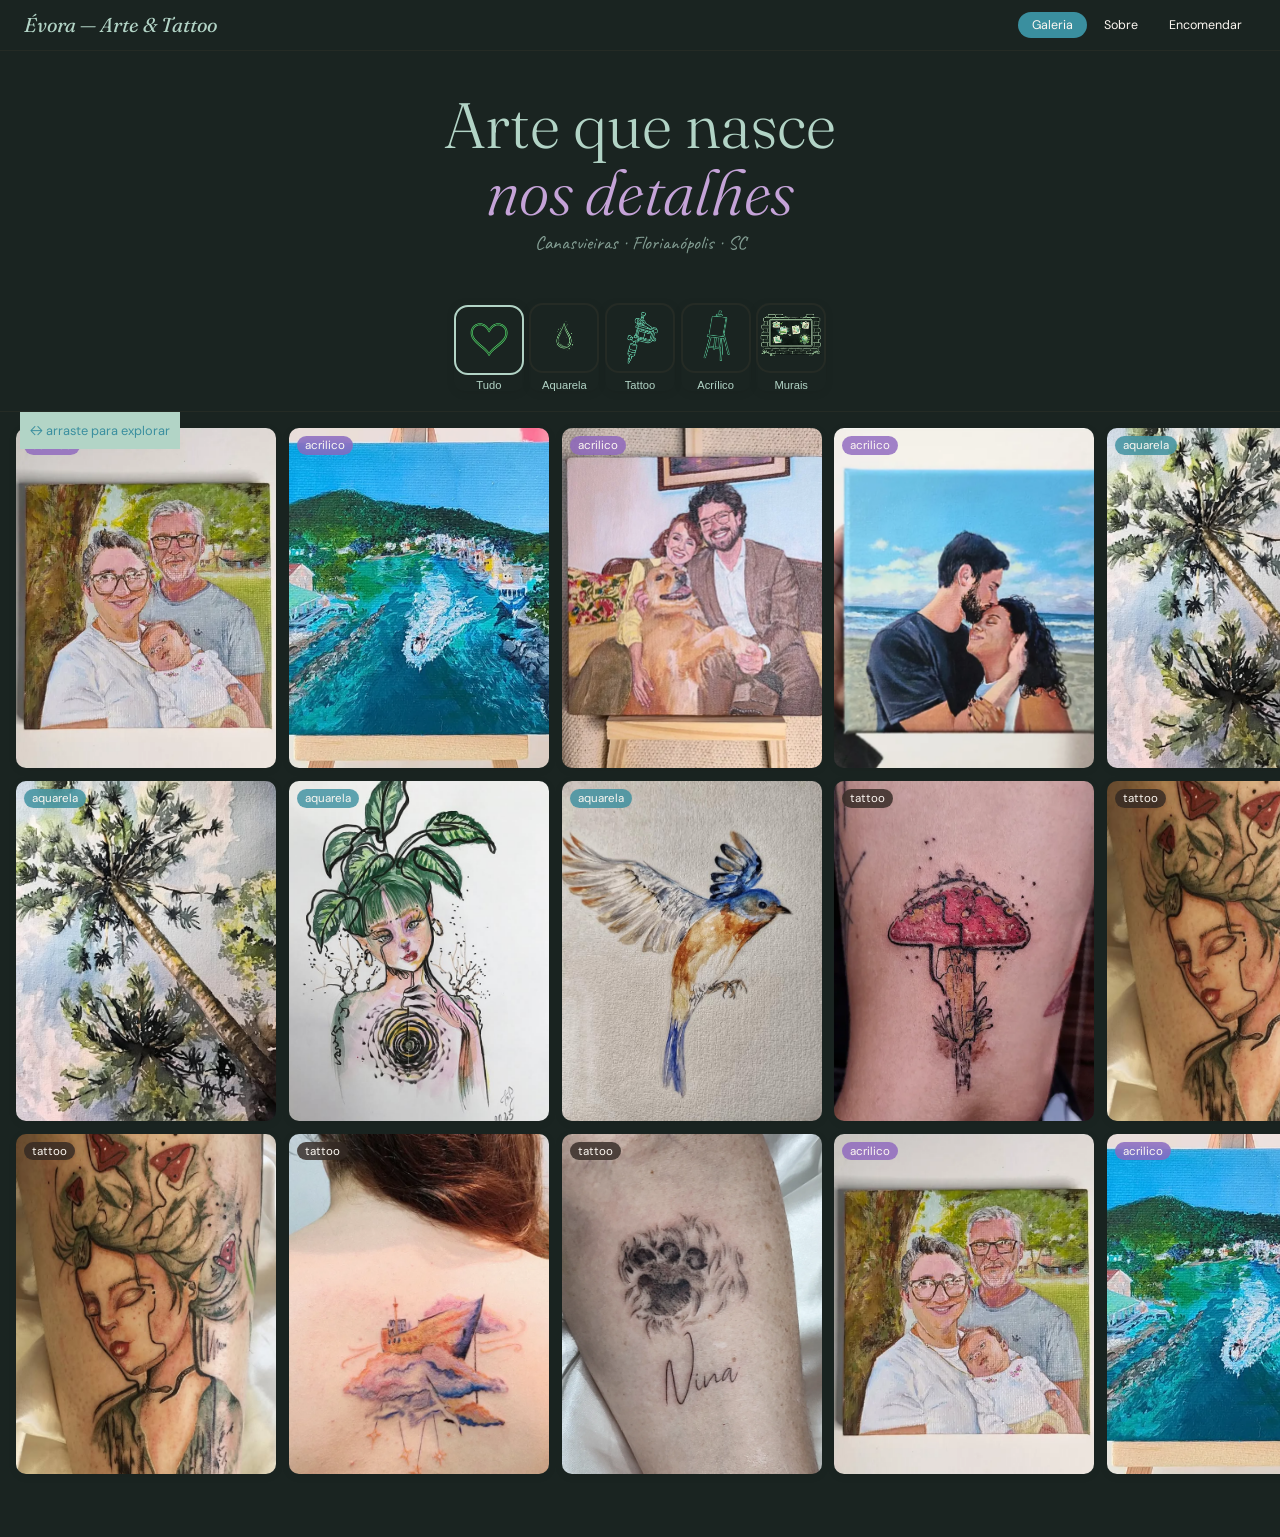
<file: index.html>
<!DOCTYPE html>
<html lang="pt-BR">

<head>
  <meta charset="UTF-8">
  <meta name="viewport" content="width=device-width, initial-scale=1.0">
  <title>Évora — Arte & Tattoo</title>
  <link
    href="https://fonts.googleapis.com/css2?family=Fraunces:ital,opsz,wght@0,9..144,300;1,9..144,400&family=Caveat:wght@400;600&family=DM+Sans:wght@300;400&display=swap"
    rel="stylesheet">
  <link rel="stylesheet" href="assets/css/style.css">
</head>

<body>
  <!-- Cabeçalho -->
  <header>
    <nav class="nav">
      <a href="index.html" class="logo">Évora — Arte & Tattoo</a>
      <div class="nav-links">
        <a href="index.html" class="nav-a nav-galeria cta">Galeria</a>
        <a href="pages/sobre.html" class="nav-a nav-sobre">Sobre</a>
        <a href="pages/encomendar.html" class="nav-a nav-encomendar">Encomendar</a>
      </div>
    </nav>
  </header>
  <main>
    <div id="home">
      <div class="hero">
        <h1>Arte que nasce<br><em>nos detalhes</em></h1>
        <p>Canasvieiras · Florianópolis · SC</p>
      </div>
      <!-- filtros do board -->
      <div class="filters">
        <button class="filter card select">
          <div class="icon-box"><img src="assets/img/icone_todos.png" alt="Ícone de um coração"></div>
          <span>Tudo</span>
        </button>
        <button class="filter card">
          <div class="icon-box"><img src="assets/img/icone_aquarela.png" alt="Ícone de uma gota d'água"></div>
          <span>Aquarela</span>
        </button>
        <button class="filter card">
          <div class="icon-box"><img src="assets/img/icone_tattos.png" alt="Ícone de uma máquina de tatuagem"></div>
          <span>Tattoo</span>
        </button>
        <button class="filter card">
          <div class="icon-box"><img src="assets/img/icone_acrilico.png" alt="Ícone de um cavalete de pintura"></div>
          <span>Acrílico</span>
        </button>
        <button class="filter card">
          <div class="icon-box"><img src="assets/img/icone_mural.png" alt="Ícone de um muro coberto de arte"></div>
          <span>Murais</span>
        </button>
      </div>
      <div class="board-wrap" id="bw">
        <div class="board" id="board"></div>
        <div class="hint">↔ arraste para explorar</div>
      </div>
    </div>
  </main>

  <!-- Efeito arrastar para explorar  -->
  <script>
    const obras = [
      { t: "Avós e Bebê", c: "acrilico", y: "2024", img: "assets/img/acrilico-avos-bebe.png", alt: "Pintura em acrílico de avós segurando um bebê em retrato familiar.", w: 260, h: 340 },
      { t: "Barra da Lagoa", c: "acrilico", y: "2024", img: "assets/img/acrilico-barra-da-lagoa.png", alt: "Pintura em acrílico de paisagem costeira da Barra da Lagoa vista do alto.", w: 260, h: 340 },
      { t: "Casal e Cachorro", c: "acrilico", y: "2024", img: "assets/img/acrilico-casal-cachorro.png", alt: "Pintura em acrílico de casal abraçado com cachorro ao lado.", w: 260, h: 340 },
      { t: "Casal", c: "acrilico", y: "2024", img: "assets/img/acrilico-casal.png", alt: "Pintura em acrílico de casal se abraçando em momento romântico.", w: 260, h: 340 },
      { t: "Araucária", c: "aquarela", y: "2024", img: "assets/img/aquarela-araucaria.png", alt: "Aquarela de galhos de araucária com folhas verdes e tons naturais.", w: 260, h: 340 },
      { t: "Fada", c: "aquarela", y: "2024", img: "assets/img/aquarela-fada.png", alt: "Aquarela de figura feminina com folhas brotando da cabeça em estilo fantasioso.", w: 260, h: 340 },
      { t: "Pássaro", c: "aquarela", y: "2024", img: "assets/img/aquarela-passaro.png", alt: "Aquarela de pássaro azul e laranja em voo com asas abertas.", w: 260, h: 340 },
      { t: "Cogumelo", c: "tattoo", y: "2024", img: "assets/img/tattoo-cogumelo.png", alt: "Tatuagem de cogumelo vermelho com detalhes delicados em traço fino.", w: 260, h: 340 },
      { t: "Fada Tattoo", c: "tattoo", y: "2024", img: "assets/img/tattoo-fada.png", alt: "Tatuagem de rosto feminino com folhas e linhas orgânicas em estilo artístico.", w: 260, h: 340 },
      { t: "Navio", c: "tattoo", y: "2024", img: "assets/img/tattoo-navio.png", alt: "Tatuagem aquarelada de navio navegando sobre ondas suaves.", w: 260, h: 340 },
      { t: "Patinha", c: "tattoo", y: "2024", img: "assets/img/tattoo-patinha.png", alt: "Tatuagem minimalista de patinha de animal em tinta preta.", w: 260, h: 340 }
    ];

    let drag = false, moved = false, px = 0, py = 0, sx = 0, sy = 0, vx = 0, vy = 0, lx = 0, ly = 0, raf = null;

    function buildBoard(f) {
      const board = document.getElementById('board');
      board.innerHTML = '';
      const pool = f === 'todos' ? obras : obras.filter(o => o.c === f);
      const big = [];
      while (big.length < Math.max(pool.length * 4, 30)) big.push(...pool);
      for (let r = 0; r < 3; r++) {
        const row = document.createElement('div');
        row.className = 'row';
        const off = r * 4;
        [...big.slice(off), ...big.slice(0, off)].slice(0, 20).forEach(o => {
          const d = document.createElement('div');
          d.className = 'card';
          d.style.cssText = `width:${o.w}px;height:${o.h}px`;
          d.innerHTML = `<img src="${o.img}" alt="${o.alt}" draggable="false"><span class="badge b-${o.c}">${o.c}</span><div class="card-info"><span class="ct">${o.t}</span><span class="cy">${o.y}</span></div>`;
          row.appendChild(d);
        });
        board.appendChild(row);
      }
      px = 0; py = 0;
      board.style.transform = 'translate(0,0)';
    }

    function initDrag() {
      const bw = document.getElementById('bw');
      const board = document.getElementById('board');
      bw.addEventListener('mousedown', e => {
        drag = true; moved = false;
        sx = e.clientX - px; sy = e.clientY - py;
        lx = e.clientX; ly = e.clientY;
        vx = 0; vy = 0;
        cancelAnimationFrame(raf);
      });
      window.addEventListener('mousemove', e => {
        if (!drag) return;
        if (Math.abs(e.clientX - lx) > 4 || Math.abs(e.clientY - ly) > 4) moved = true;
        vx = e.clientX - lx; vy = e.clientY - ly;
        lx = e.clientX; ly = e.clientY;
        px = e.clientX - sx; py = e.clientY - sy;
        board.style.transform = `translate(${px}px,${py}px)`;
      });
      window.addEventListener('mouseup', () => {
        if (!drag) return;
        drag = false;
        if (moved) momentum(board);
        setTimeout(() => { moved = false; }, 60);
      });
      bw.addEventListener('touchstart', e => {
        const t = e.touches[0];
        drag = true; moved = false;
        sx = t.clientX - px; sy = t.clientY - py;
        lx = t.clientX; ly = t.clientY;
        vx = 0; vy = 0;
        cancelAnimationFrame(raf);
      }, { passive: true });
      bw.addEventListener('touchmove', e => {
        if (!drag) return;
        const t = e.touches[0];
        moved = true;
        vx = t.clientX - lx; vy = t.clientY - ly;
        lx = t.clientX; ly = t.clientY;
        px = t.clientX - sx; py = t.clientY - sy;
        board.style.transform = `translate(${px}px,${py}px)`;
      }, { passive: true });
      bw.addEventListener('touchend', () => {
        drag = false;
        if (moved) momentum(board);
      });
    }

    function momentum(board) {
      let mvx = vx * .85, mvy = vy * .85;
      function step() {
        if (Math.abs(mvx) < .4 && Math.abs(mvy) < .4) return;
        px += mvx; py += mvy;
        mvx *= .94; mvy *= .94;
        board.style.transform = `translate(${px}px,${py}px)`;
        raf = requestAnimationFrame(step);
      }
      raf = requestAnimationFrame(step);
    }

    buildBoard('todos');
    initDrag();
  </script>
</body>

</html>
</file>
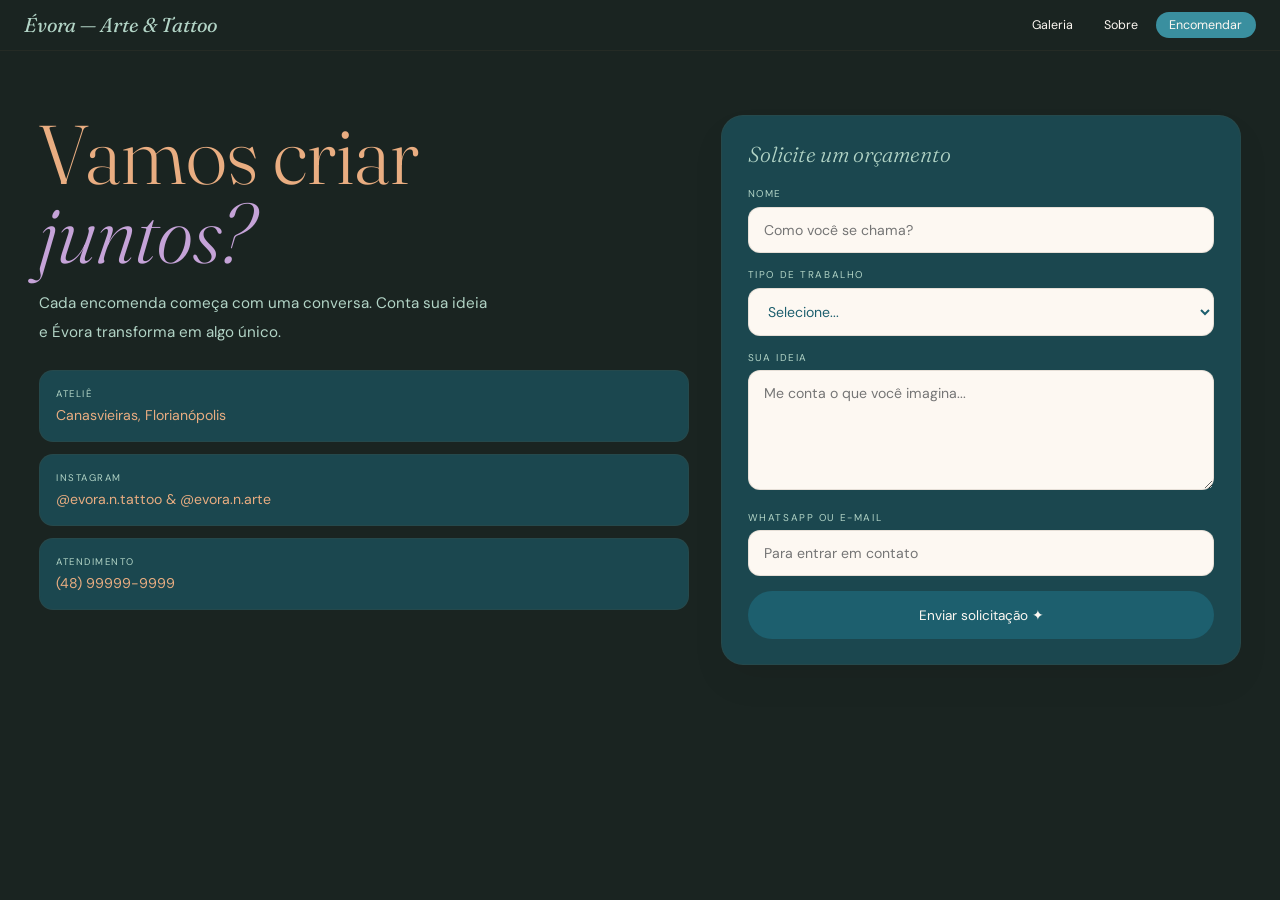
<file: pages/encomendar.html>
<!DOCTYPE html>
<html lang="pt-BR">

<head>
  <meta charset="UTF-8">
  <meta name="viewport" content="width=device-width, initial-scale=1.0">
  <title>Évora — Arte & Tattoo · Canasvieiras</title>
  <link
    href="https://fonts.googleapis.com/css2?family=Fraunces:ital,opsz,wght@0,9..144,300;1,9..144,400&family=Caveat:wght@400;600&family=DM+Sans:wght@300;400&display=swap"
    rel="stylesheet">
  <link rel="stylesheet" href="../assets/css/style.css">
</head>

<body>
  <header>
    <nav class="nav">
      <a href="../index.html" class="logo">Évora — Arte & Tattoo</a>
      <div class="nav-links">
        <a href="../index.html" class="nav-a nav-galeria">Galeria</a>
        <a href="./sobre.html" class="nav-a nav-sobre">Sobre</a>
        <a href="./encomendar.html" class="nav-a nav-encomendar cta">Encomendar</a>
      </div>
    </nav>
  </header>
  <main>
    <div id="encomendar">
      <div class="contato-sec">
        <div>
          <h2>Vamos criar<br><em>juntos?</em></h2>
          <p>Cada encomenda começa com uma conversa. Conta sua ideia e Évora transforma em algo único.</p>
          <div class="links">
            <div class="link-item">
              <div class="link-info"><small>Ateliê</small><span>Canasvieiras, Florianópolis</span></div>
            </div>
            <div class="link-item">
              <div class="link-info"><small>Instagram</small><span>@evora.n.tattoo & @evora.n.arte</span></div>
            </div>
            <div class="link-item">
              <div class="link-info"><small>Atendimento</small><span>(48) 99999-9999</span></div>
            </div>
          </div>
        </div>
        <div class="form-box">
            <!-- Formulário de contato -->
          <h3>Solicite um orçamento</h3>
          <div class="input-form">
            <label>Nome</label>
            <input type="text" placeholder="Como você se chama?">
          </div>
          <div class="input-form">
            <label>Tipo de trabalho</label>
            <select>
              <option value="">Selecione...</option>
              <option>Aquarela personalizada</option>
              <option>Tattoo</option>
              <option>Retrato</option>
              <option>Mural</option>
              <option>Acrílico</option>
            </select>
          </div>
          <div class="input-form">
            <label>Sua ideia</label>
            <textarea placeholder="Me conta o que você imagina..."></textarea>
          </div>
          <div class="input-form">
            <label>WhatsApp ou e-mail</label>
            <input type="text" placeholder="Para entrar em contato">
          </div>
          <button class="submit">Enviar solicitação ✦</button>
        </div>
      </div>
    </div>
  </main>
</body>

</html>
</file>
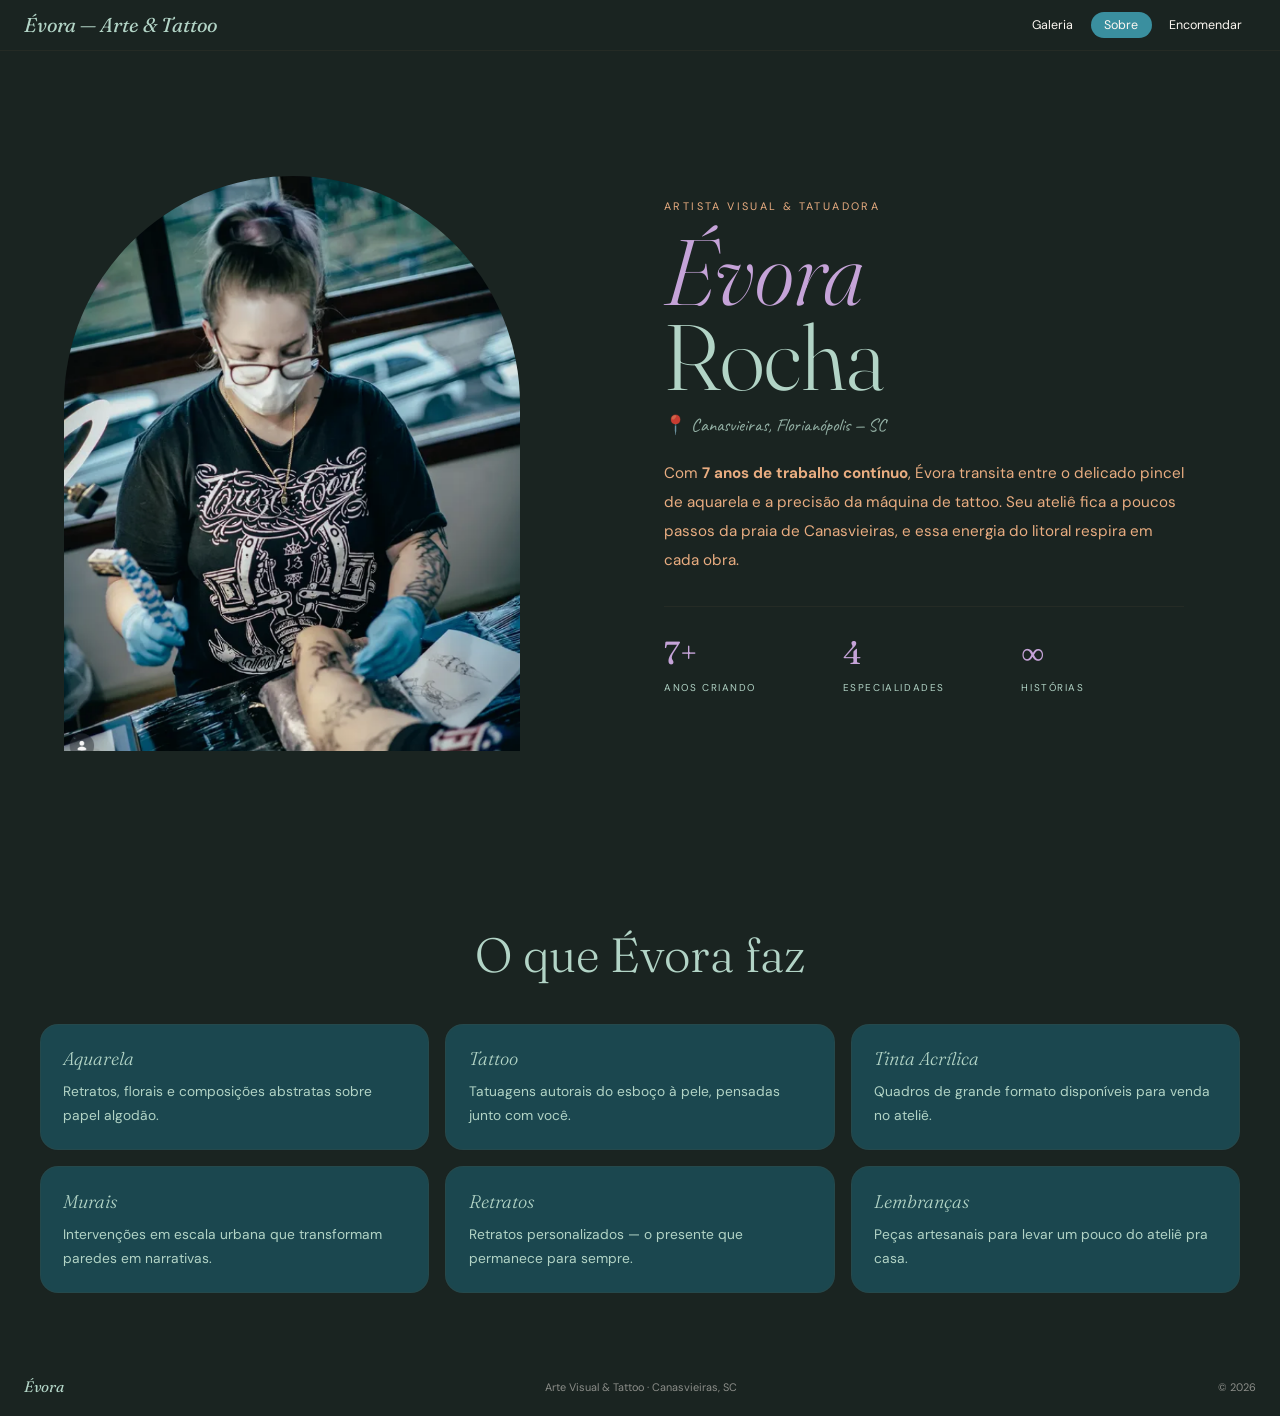
<file: pages/sobre.html>
<!DOCTYPE html>
<html lang="pt-BR">

<head>
  <meta charset="UTF-8">
  <meta name="viewport" content="width=device-width, initial-scale=1.0">
  <title>Évora — Arte & Tattoo · Canasvieiras</title>
  <link
    href="https://fonts.googleapis.com/css2?family=Fraunces:ital,opsz,wght@0,9..144,300;1,9..144,400&family=Caveat:wght@400;600&family=DM+Sans:wght@300;400&display=swap"
    rel="stylesheet">
  <link rel="stylesheet" href="../assets/css/style.css">
</head>

<body>
  <header>
    <nav class="nav">
      <a href="../index.html" class="logo">Évora — Arte & Tattoo</a>
      <div class="nav-links">
        <a href="../index.html" class="nav-a nav-galeria">Galeria</a>
        <a href="./sobre.html" class="nav-a nav-sobre cta">Sobre</a>
        <a href="./encomendar.html" class="nav-a nav-encomendar">Encomendar</a>
      </div>
    </nav>
  </header>
  <main>
    <div id="sobre">
      <div class="sobre-hero">
        <div class="sobre-foto">
          <img src="../assets/img/evora.png" alt="Foto da artista Évora Rocha, uma mulher de cabelos longos loiros presos em um coque enquanto tatua o braço de uma pessoa, vestindo uma blusa preta. Ela está em um ambiente iluminado por luz led forte para ver a tatuagem, uma janela ao fundo de seu ateliê.">
        </div>
        <div class="sobre-info">
          <p class="eyebrow">Artista Visual & Tatuadora</p>
          <h1><em>Évora</em><br>Rocha</h1>
          <p class="cidade">📍 Canasvieiras, Florianópolis — SC</p>
          <p class="bio">Com <strong>7 anos de trabalho contínuo</strong>, Évora transita entre o delicado pincel de
            aquarela e a precisão da máquina de tattoo. Seu ateliê fica a poucos passos da praia de
            Canasvieiras, e essa energia do litoral respira em cada obra.</p>
          <div class="infos">
            <div><span class="info-n">7+</span><span class="info-l">Anos criando</span></div>
            <div><span class="info-n">4</span><span class="info-l">Especialidades</span></div>
            <div><span class="info-n">∞</span><span class="info-l">Histórias</span></div>
          </div>
        </div>
      </div>

      <!-- Skills -->
      <div class="skills-sec">
        <h2 class="sec-title">O que Évora faz</h2>
        <div class="skills">
          <div class="skill">
            <h3>Aquarela</h3>
            <p>Retratos, florais e composições abstratas sobre papel algodão.</p>
          </div>
          <div class="skill">
            <h3>Tattoo</h3>
            <p>Tatuagens autorais do esboço à pele, pensadas junto com você.</p>
          </div>
          <div class="skill">
            <h3>Tinta Acrílica</h3>
            <p>Quadros de grande formato disponíveis para venda no ateliê.</p>
          </div>
          <div class="skill">
            <h3>Murais</h3>
            <p>Intervenções em escala urbana que transformam paredes em narrativas.</p>
          </div>
          <div class="skill">
            <h3>Retratos</h3>
            <p>Retratos personalizados — o presente que permanece para sempre.</p>
          </div>
          <div class="skill">
            <h3>Lembranças</h3>
            <p>Peças artesanais para levar um pouco do ateliê pra casa.</p>
          </div>
        </div>
      </div>
    </div>
  </main>

  <footer>
    <span class="flogo">Évora</span>
    <p>Arte Visual & Tattoo · Canasvieiras, SC</p>
    <p>© 2026</p>
  </footer>
</body>

</html>
</file>
<file: assets/css/style.css>
/* =========================================
   RESET & VARIÁVEIS GLOBAIS
   Zera margens/padding padrão do browser e
   define o sistema de cores e tokens do site.
========================================= */
* {
    margin: 0;
    padding: 0;
    box-sizing: border-box
}

:root {
    --fundo: #1a2421;           /* Verde-escuro quase preto — cor de fundo base */
    --mar: #3a8f9f;             /* Azul-turquesa — destaque principal (CTAs, badges) */
    --mar-e: #1d5f6e;           /* Turquesa mais escuro — fundos de cards e hover */
    --lavanda: #c5a3d8;         /* Lilás — acento tipográfico e itálicos */
    --branco: #fdf8f2;          /* Off-white quente — texto sobre fundos escuros */
    --areia: #e9ad81;           /* Laranja-areia — subtítulos e textos secundários */
    --menta: #b2d4c6;           /* Verde-menta — cor de texto padrão do site */
    --borda: rgba(100, 80, 60, 0.15) /* Borda sutil translúcida — divisores e contornos */
}

/* =========================================
   BASE DO BODY
   Define a fonte padrão e as cores globais
   de fundo e texto.
========================================= */
body {
    font-family: 'DM Sans', sans-serif;
    background: var(--fundo);
    color: var(--menta)
}

/* =========================================
   NAVEGAÇÃO
   Barra fixa no topo com blur de fundo.
   justify-content: space-between separa
   logo (esquerda) dos links (direita).
========================================= */
.nav {
    background: var(--fundo);
    border-bottom: 1px solid var(--borda);
    display: flex;
    justify-content: space-between;
    align-items: center;
    padding: .75rem 1.5rem;
    position: sticky;    /* Gruda no topo ao rolar a página */
    top: 0;
    z-index: 50;         /* Fica acima de todos os outros elementos */
    backdrop-filter: blur(10px); /* Efeito fosco quando sobreposta ao conteúdo */
}

/* Logo tipográfico em itálico serifado */
header .logo {
    font-family: 'Fraunces', serif;
    font-style: italic;
    font-size: 1.25rem;
    color: var(--menta);
    cursor: pointer;
    text-decoration: none;
}

/* Wrapper dos links de navegação */
header .nav-links {
    display: flex;
    gap: .25rem
}

/* Estilo base de cada link da nav */
header .nav-a {
    font-size: .78rem;
    color: var(--branco);
    padding: .3rem .85rem;
    border-radius: 999px;  /* Pill — cápsula totalmente arredondada */
    cursor: pointer;
    border: none;
    background: none;
    transition: all .2s;
    font-family: 'DM Sans', sans-serif;
    text-decoration: none;
}

/* Hover suave: fundo escuro e cor menta */
header .nav-a:hover {
    background: var(--fundo);
    color: var(--menta)
}

/* Estado ativo da página atual */
header .nav-a.on {
    background: var(--mar-e);
    color: var(--branco)
}

/* Botão de call-to-action — página selecionada na nav */
header .nav-a.cta {
    background: var(--mar);
    color: var(--branco)
}

header .nav-a.cta:hover {
    background: var(--mar-e)
}

/* =========================================
   HERO — PÁGINA INICIAL
   Bloco de abertura centralizado com o
   título principal e localização.
========================================= */
.hero {
    padding: 2.5rem 1.5rem 1rem;
    justify-content: center;
    align-items: center;
    text-align: center;
    flex-direction: column
}

/* Título grande com fonte serifada leve */
.hero h1 {
    font-family: 'Fraunces', serif;
    font-size: clamp(3rem, 6vw, 4rem); /* Responsivo: mínimo 3rem, máximo 4rem */
    font-weight: 300;
    line-height: 1.05
}

/* Parte em itálico com cor lilás */
.hero h1 em {
    font-style: italic;
    color: var(--lavanda)
}

/* Subtítulo com fonte cursiva — localização */
.hero p {
    font-family: 'Caveat', cursive;
    font-size: 1.2rem;
    color: var(--menta);
    margin-top: .4rem;
    opacity: 0.7;
}

/* =========================================
   FILTROS DA GALERIA
   Linha de botões com ícone + label para
   filtrar as obras por categoria.
========================================= */
.filters {
    display: flex;
    margin-top: 2rem;
    gap: .35rem;
    flex-wrap: wrap;       /* Quebra linha em telas pequenas */
    padding: 0 1.5rem 1.25rem;
    justify-content: center;
    align-items: center;
    text-align: center;
    flex-direction: row;
}

/* Cada botão de filtro: ícone em cima, texto embaixo */
.filter.card {
    display: flex;
    flex-direction: column;
    align-items: center;
    justify-content: center;
    padding: 0;
    border: none;
    background: transparent;
    gap: 6px;
    cursor: pointer;
}

/* Quadrado com borda que envolve o ícone */
.icon-box {
    border: 2px solid var(--borda);
    border-radius: 14px;
    width: 70px;
    height: 70px;
    display: flex;
    align-items: center;
    justify-content: center;
    transition: .2s;
}

/* Ícone ocupa 70% da caixa */
.icon-box img {
    width: 70%;
    height: auto;
}

/* Label abaixo do ícone */
.filter.card span {
    font-size: .7rem;
    color: var(--menta);
}

/* Hover e estado ativo (.select) compartilham o mesmo visual:
   borda menta e leve deslocamento para baixo */
.filter.card:hover .icon-box,
.filter.card.select .icon-box {
    border-color: var(--menta);
    transform: translateY(2px);
}

/* =========================================
   BOARD — GALERIA ARRASTÁVEL
   Área de scroll livre com drag. O .board
   interno se move via transform: translate()
   controlado por JS.
========================================= */
.board-wrap {
    height: calc(150vh - 14rem); /* Altura generosa para expor bastante conteúdo */
    overflow: hidden;
    cursor: grab;
    border-top: 1px solid var(--borda);
    background: var(--fundo);
    position: relative        /* Ancora o .board posicionado absolutamente */
}

/* Cursor muda para "agarrando" durante o drag */
.board-wrap:active {
    cursor: grabbing
}

/* Container interno das linhas de cards — movido pelo JS */
.board {
    position: absolute;
    padding: 1rem;
    user-select: none;        /* Impede seleção de texto durante o drag */
    will-change: transform    /* Dica ao browser para otimizar a animação */
}

/* Dica visual "arraste para explorar" */
.hint {
    position: absolute;
    font-family: 'DM Sans', sans-serif;
    font-size: .8rem;
    color: var(--mar);
    pointer-events: none;     /* Não interfere nos eventos de clique/drag */
    margin: 0 20px;
    background-color: var(--menta);
    padding: 10px;
}

/* Linha horizontal de cards dentro do board */
.row {
    display: flex;
    gap: .8rem;
    margin-bottom: .8rem
}

/* =========================================
   CARDS DE OBRA
   Cada card é uma imagem com badge de
   categoria e overlay com título ao hover.
========================================= */
.card {
    flex-shrink: 0;            /* Não comprime — mantém o tamanho definido via JS */
    border-radius: 10px;
    overflow: hidden;          /* Garante que imagem respeite o border-radius */
    cursor: pointer;
    position: relative;        /* Ancora o badge e o card-info */
    transition: transform .2s, box-shadow .2s;
    box-shadow: 0 2px 10px rgba(0, 0, 0, .07)
}

/* Leve zoom e sombra ao passar o mouse */
.card:hover {
    transform: scale(1.03);
    box-shadow: 0 6px 22px rgba(0, 0, 0, .12);
    z-index: 10               /* Sobe sobre os cards vizinhos */
}

/* Imagem preenche o card inteiro */
.card img {
    display: block;
    width: 100%;
    height: 100%;
    object-fit: cover
}

/* Overlay com gradiente escuro na base do card.
   Invisível por padrão, aparece no hover. */
.card-info {
    position: absolute;
    bottom: 0;
    left: 0;
    right: 0;
    padding: 1.2rem .8rem .6rem;
    background: linear-gradient(transparent, rgba(30, 20, 15, .75));
    opacity: 0;
    transition: opacity .2s
}

.card:hover .card-info {
    opacity: 1
}

/* Título da obra — itálico serifado */
.card-info .ct {
    font-family: 'Fraunces', serif;
    font-style: italic;
    font-size: .85rem;
    color: var(--branco);
    display: block
}

/* Ano da obra — discreto */
.card-info .cy {
    font-size: .62rem;
    opacity: .7;
    color: var(--branco);
    display: block;
    margin-top: .05rem
}

/* Badge de categoria no canto superior esquerdo */
.badge {
    position: absolute;
    top: .5rem;
    left: .5rem;
    font-family: 'DM Sans', sans-serif;
    font-size: .72rem;
    padding: .12rem .5rem;
    border-radius: 999px;
    color: var(--branco);
    backdrop-filter: blur(6px)  /* Efeito fosco sobre a imagem */
}

/* Cores específicas por categoria */
.b-aquarela { background: rgba(58, 143, 159, .8) }
.b-tattoo   { background: rgba(50, 40, 35, .8) }
.b-acrilico { background: rgba(140, 100, 190, .8) }
.b-mural    { background: rgba(70, 140, 90, .8) }

/* =========================================
   SOBRE — HERO
   Grid de duas colunas: foto à esquerda,
   texto à direita. Em mobile vira coluna única.
========================================= */
.sobre-hero {
    width: 100%;
    max-width: 1320px;
    margin: 0 auto;
    display: grid;
    grid-template-columns: 520px 1fr;  /* Foto fixa, texto flexível */
    align-items: center;
    gap: 3rem;
    min-height: calc(100vh - 90px);    /* Ocupa quase a tela toda */
    padding: 2rem 2rem 3rem;
}

/* Coluna da foto — alinha a imagem na base */
.sobre-foto {
    padding: 2rem 2rem 0 2rem;
    display: flex;
    align-items: flex-end;
    justify-content: center;
}

/* Foto com topo arredondado, simulando retrato em moldura */
.sobre-foto img {
    width: 100%;
    max-height: 800px;
    object-fit: cover;
    border-radius: 260px 260px 0 0;  /* Oval no topo, reto na base */
    display: block;
    opacity: .96;
}

/* Coluna de texto da página Sobre */
.sobre-info {
    padding: clamp(2rem, 5vw, 5rem);
    display: flex;
    flex-direction: column;
    justify-content: center;
}

/* Rótulo discreto acima do título — "Artista Visual & Tatuadora" */
.eyebrow {
    font-size: .68rem;
    letter-spacing: .22em;      /* Espaçamento amplo para estilo editorial */
    text-transform: uppercase;
    color: var(--areia);
    margin-bottom: 1rem;
}

/* Título principal da página Sobre */
.sobre-info h1 {
    font-family: 'Fraunces', serif;
    font-size: clamp(3rem, 8vw, 5.8rem);
    line-height: .92;            /* Comprimido para display tipográfico */
    font-weight: 300;
    margin: 0 0 .8rem;
    color: var(--menta);
}

.sobre-info h1 em {
    font-style: italic;
    color: var(--lavanda);
}

/* Localização em fonte cursiva */
.cidade {
    font-family: 'Caveat', cursive;
    font-size: 1.15rem;
    color: var(--menta);
    margin-bottom: 1.4rem;
    opacity: 0.8;
}

/* Texto de bio */
.bio {
    max-width: 58ch;           /* ~58 caracteres por linha — boa legibilidade */
    font-size: .95rem;
    line-height: 1.9;
    color: var(--areia);
    margin-bottom: 2rem;
}

.bio strong {
    color: var(--areia);
}

/* Grade de 3 métricas: anos, especialidades, histórias */
.infos {
    display: grid;
    grid-template-columns: repeat(3, 1fr);
    gap: 1rem;
    padding-top: 1.6rem;
    border-top: 1px solid var(--borda);
    max-width: 540px;
}

/* Número grande em lilás */
.info-n {
    display: block;
    font-family: 'Fraunces', serif;
    font-size: 2rem;
    color: var(--lavanda);
    margin-bottom: .2rem;
}

/* Label da métrica em caixa alta pequena */
.info-l {
    font-size: .62rem;
    letter-spacing: .16em;
    text-transform: uppercase;
    color: var(--menta);
}

/* =========================================
   SKILLS — SEÇÃO "O QUE ÉVORA FAZ"
   Grid de cards com especialidades da artista.
========================================= */
.skills-sec {
    padding: clamp(2.5rem, 5vw, 5rem) 1.5rem;
}

/* Título centralizado da seção */
.sec-title {
    text-align: center;
    font-family: 'Fraunces', serif;
    font-size: clamp(2rem, 4vw, 3rem);
    font-weight: 300;
    margin-bottom: 2.5rem;
}

/* Grid de 3 colunas */
.skills {
    max-width: 1200px;
    margin: 0 auto;
    display: grid;
    grid-template-columns: repeat(3, 1fr);
    gap: 1rem;
}

/* Card de habilidade com fundo turquesa escuro */
.skill {
    background: color-mix(in srgb, var(--mar-e) 60%, transparent);
    backdrop-filter: blur(6px);
    border: 1px solid var(--borda);
    border-radius: 18px;
    padding: 1.4rem;
    transition: .25s ease;
}

/* Eleva o card ao hover */
.skill:hover {
    transform: translateY(-4px);
    border-color: var(--mar);
    box-shadow: 0 18px 35px rgba(0, 0, 0, .06);
}

.skill h3 {
    font-family: 'Fraunces', serif;
    font-size: 1.15rem;
    font-style: italic;
    font-weight: 300;
    margin-bottom: .55rem;
}

.skill p {
    font-size: .86rem;
    line-height: 1.75; 
    color: var(--menta);
}

/* =========================================
   ENCOMENDAR — SEÇÃO DE CONTATO
   Grid de duas colunas: info/links à esquerda,
   formulário à direita.
========================================= */
.contato-sec {
    padding: clamp(2rem, 5vw, 5rem) 1.5rem;
    max-width: 1250px;
    margin: 0 auto;
    display: grid;
    grid-template-columns: 1fr 520px;  /* Formulário tem largura fixa */
    gap: 2rem;
    align-items: start;               /* Alinha no topo, não estica */
}

/* Título grande da seção */
.contato-sec h2 {
    color: var(--areia);
    font-family: 'Fraunces', serif;
    font-size: clamp(2.8rem, 7vw, 5.2rem);
    line-height: .95;
    font-weight: 300;
    margin-bottom: 1rem;
}

.contato-sec h2 em {
    color: var(--lavanda);
    font-style: italic;
}

/* Parágrafo descritivo dentro da coluna esquerda */
.contato-sec > div > p {
    max-width: 46ch;
    font-size: .95rem;
    line-height: 1.9;
    color: var(--menta);
    margin-bottom: 1.5rem;
}

/* Lista de informações de contato */
.links {
    display: grid;
    gap: .8rem;
}

/* Cada item de contato (ateliê, instagram, telefone) */
.link-item {
    display: flex;
    align-items: center;
    gap: .9rem;
    padding: 1rem;
    border-radius: 14px;
    background: color-mix(in srgb, var(--mar-e) 60%, transparent); /* Semi-transparente */
    border: 1px solid var(--borda);
    transition: .2s ease;
}

/* Desliza levemente para direita no hover */
.link-item:hover {
    transform: translateX(4px);
    border-color: var(--mar);
}

/* Label da categoria do contato */
.link-info small {
    display: block;
    font-size: .6rem;
    letter-spacing: .16em;
    text-transform: uppercase;
    color: var(--menta);
    margin-bottom: .2rem;
}

/* Valor do contato */
.link-info span {
    font-size: .88rem;
    color: var(--areia);
}

/* =========================================
   FORMULÁRIO DE ORÇAMENTO
========================================= */

/* Container do form com fundo e sombra */
.form-box {
    background: color-mix(in srgb, var(--mar-e) 60%, transparent);
    border: 1px solid var(--borda);
    border-radius: 22px;
    padding: 1.6rem;
    box-shadow: 0 18px 35px rgba(0, 0, 0, .05);
}

.form-box h3 {
    font-family: 'Fraunces', serif;
    font-size: 1.35rem;
    font-style: italic;
    font-weight: 300;
    margin-bottom: 1.2rem;
}

/* Wrapper de cada campo: label + input */
.input-form {
    margin-bottom: .95rem;
}

/* Label do campo */
.input-form label {
    display: block;
    font-size: .62rem;
    letter-spacing: .16em;
    text-transform: uppercase;
    color: var(--menta);
    margin-bottom: .4rem;
}

/* Estilo base dos campos — fundo branco, texto turquesa */
.input-form input,
.input-form select,
.input-form textarea {
    width: 100%;
    border: 1px solid var(--borda);
    background: var(--branco);
    border-radius: 12px;
    padding: .82rem .95rem;
    font-family: 'DM Sans', sans-serif;
    font-size: .88rem;
    color: var(--mar-e);
    outline: none;
    transition: .2s ease;
}

/* Destaque de foco com borda e glow lilás */
.input-form input:focus,
.input-form select:focus,
.input-form textarea:focus {
    border-color: var(--lavanda);
    box-shadow: 0 0 0 4px var(--lavanda);
}

/* Textarea redimensionável apenas verticalmente */
.input-form textarea {
    min-height: 120px;
    resize: vertical;
}

/* Botão de envio — pill full-width */
.submit {
    width: 100%;
    border: none;
    border-radius: 999px;
    padding: .95rem 1rem;
    cursor: pointer;
    background: var(--mar-e);
    color: var(--branco);
    font-size: .85rem;
    font-family: 'DM Sans', sans-serif;
    transition: .2s ease;
}

/* Sobe levemente e muda para lilás no hover */
.submit:hover {
    transform: translateY(-2px);
    background: var(--lavanda);
}

/* =========================================
   RODAPÉ
========================================= */
footer {
    background: var(--fundo);
    padding: 1.25rem 1.5rem;
    display: flex;
    justify-content: space-between;
    align-items: center
}

footer p {
    font-size: .68rem;
    color: rgba(253, 248, 242, .5)  /* Branco com 50% de opacidade */
}

/* Logo tipográfico no rodapé */
footer .flogo {
    font-family: 'Fraunces', serif;
    font-style: italic;
    font-size: .95rem;
    color: var(--menta)
}

/* =========================================
   RESPONSIVO — TABLET (até 980px)
   Grid de duas colunas vira uma coluna.
========================================= */
@media (max-width: 980px) {

    /* Foto e texto empilham verticalmente */
    .sobre-hero {
        grid-template-columns: 1fr;
        min-height: auto;
    }

    .sobre-foto {
        padding: 2rem 1.5rem 0;
    }

    /* Foto menor em telas menores */
    .sobre-foto img {
        max-width: 320px;
        max-height: 420px;
    }

    /* Skills em 2 colunas */
    .skills {
        grid-template-columns: repeat(2, 1fr);
    }

    /* Form de contato desce abaixo das infos */
    .contato-sec {
        grid-template-columns: 1fr;
    }
}

/* =========================================
   RESPONSIVO — MOBILE (até 640px)
========================================= */
@media (max-width: 640px) {

    .sobre-info {
        padding: 2rem 1.2rem;
    }

    /* Métricas em coluna única */
    .infos {
        grid-template-columns: 1fr;
        gap: .8rem;
    }

    /* Skills em coluna única */
    .skills {
        grid-template-columns: 1fr;
    }

    .skills-sec,
    .contato-sec {
        padding: 2rem 1rem;
    }

    .form-box {
        padding: 1.2rem;
    }

    /* Título menor no mobile */
    .contato-sec h2 {
        font-size: 2.6rem;
    }
}
</file>
